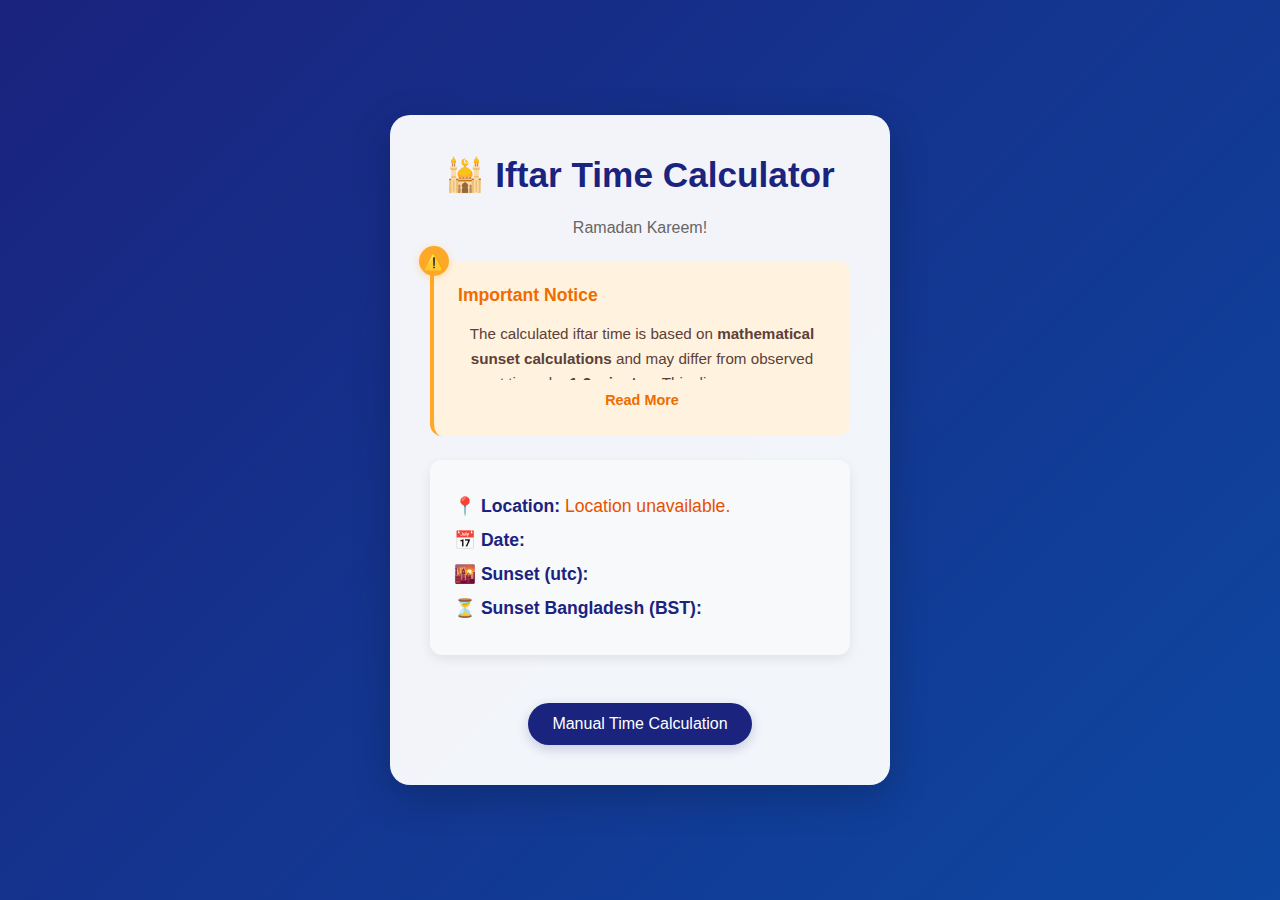
<file: index.html>
<!DOCTYPE html>
<html lang="en">
<head>
    <meta charset="UTF-8">
    <meta name="viewport" content="width=device-width, initial-scale=1.0">
    <title>Iftar Time Calculator</title>
    <link rel="icon" type="image/webp" href="img/file-EE3cqpwnkQERoAGFFn2WPU.webp">
    <link rel="stylesheet" href="style.css">
    
</head>
<body>
    <div class="container">
        <div class="header">
            <h1>Iftar Time Calculator</h1>
            <p>Ramadan Kareem!</p>
        </div>

        <!-- Warning Message with Read More -->
        <div class="warning-box">
            <div class="warning-title">Important Notice</div>
            <div class="warning-text-container">
                <div class="warning-text">
                    The calculated iftar time is based on <strong>mathematical sunset calculations</strong> and may differ from 
                    observed sunset times by <strong>1-2 minutes</strong>. This discrepancy occurs due to 
                    <strong>atmospheric refraction</strong> - where sunlight bends in the atmosphere...
                    <span class="additional-text">
                        making the sun appear higher than its actual position. According to Islamic guidelines, it's recommended 
                        to break fast at the <em>actual visible sunset</em> following the Sunnah of Prophet Muhammad (PBUH). 
                        Always confirm with local observations for maximum accuracy.
                    </span>
                </div>
            </div>
            <button class="read-more-btn" onclick="toggleReadMore()">Read More</button>
        </div>

        <div class="info-card">
            <p><strong>📍 Location:</strong> <span id="location">Fetching location...</span></p>
            <p><strong>📅 Date:</strong> <span id="date" class="time-highlight"></span></p>
            <p><strong>🌇 Sunset (utc):</strong> <span id="sunsetUTC" class="time-highlight"></span></p>
            <p><strong>⏳ Sunset  Bangladesh (BST):</strong> <span id="sunsetLocal" class="time-highlight"></span></p>
        </div>

        <a href="manual.html" class="manual-link">Manual Time Calculation</a>
    </div>

    <script>
        function toggleReadMore() {
            const container = document.querySelector('.warning-text-container');
            const button = document.querySelector('.read-more-btn');
            
            container.classList.toggle('expanded');
            
            if (container.classList.contains('expanded')) {
                button.textContent = 'Read Less';
                button.style.marginTop = '12px';
            } else {
                button.textContent = 'Read More';
                button.style.marginTop = '8px';
            }
        }
    </script>
    <script src="script.js"></script>
</body>
</html>
</file>
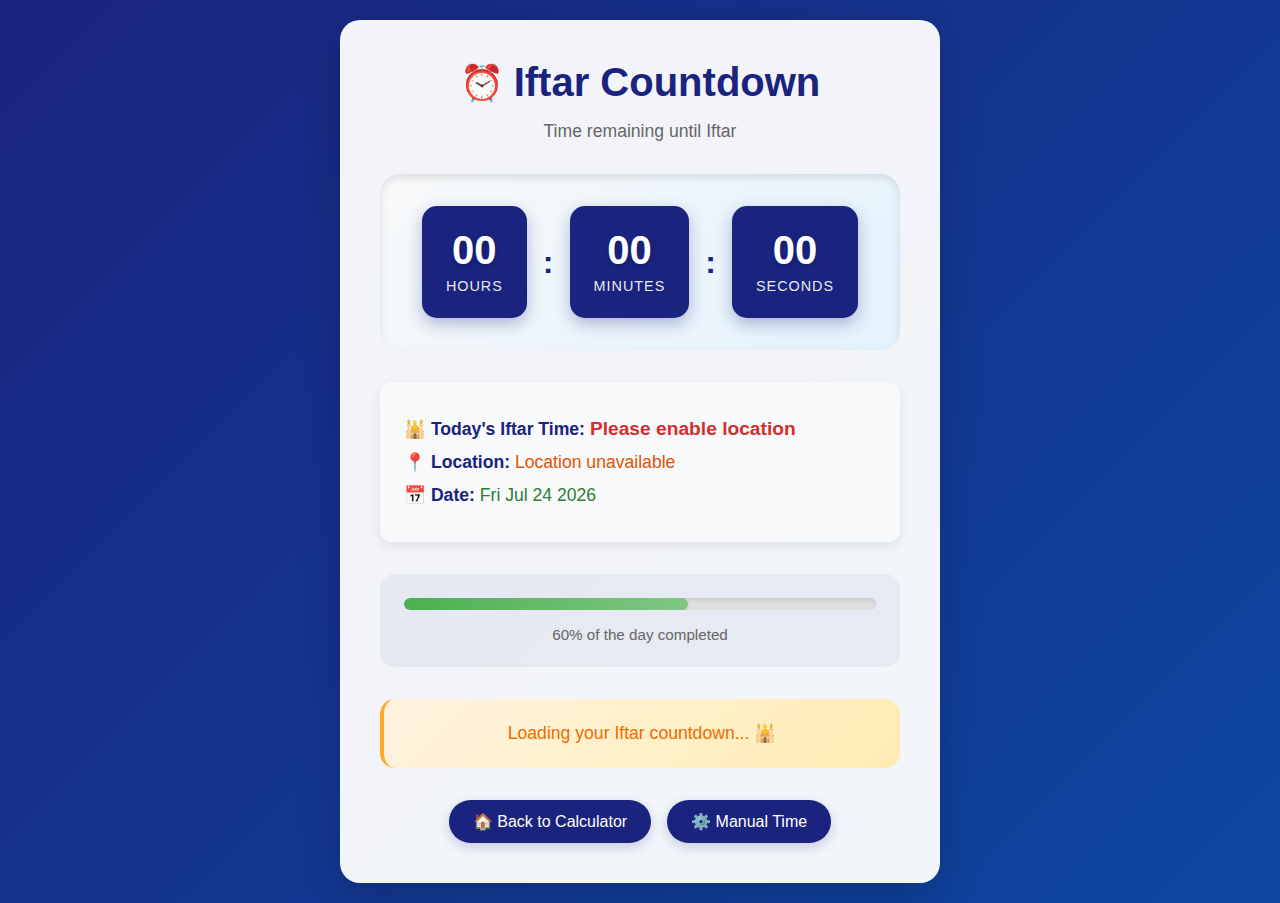
<file: countdown.html>
<!DOCTYPE html>
<html lang="en">
<head>
    <meta charset="UTF-8">
    <meta name="viewport" content="width=device-width, initial-scale=1.0">
    <title>Iftar Countdown - Ramadan Kareem</title>
    <link rel="icon" type="image/webp" href="img/file-EE3cqpwnkQERoAGFFn2WPU.webp">
    <link rel="stylesheet" href="countdown-style.css">
</head>
<body>
    <div class="container">
        <div class="header">
            <h1>Iftar Countdown</h1>
            <p>Time remaining until Iftar</p>
        </div>

        <div class="countdown-container">
            <div class="countdown-display">
                <div class="time-block">
                    <span class="time-number" id="hours">00</span>
                    <span class="time-label">Hours</span>
                </div>
                <div class="time-separator">:</div>
                <div class="time-block">
                    <span class="time-number" id="minutes">00</span>
                    <span class="time-label">Minutes</span>
                </div>
                <div class="time-separator">:</div>
                <div class="time-block">
                    <span class="time-number" id="seconds">00</span>
                    <span class="time-label">Seconds</span>
                </div>
            </div>
        </div>

        <div class="info-card">
            <p><strong>🕌 Today's Iftar Time:</strong> <span id="iftarTime" class="time-highlight">Loading...</span></p>
            <p><strong>📍 Location:</strong> <span id="location" class="location-text">Getting location...</span></p>
            <p><strong>📅 Date:</strong> <span id="currentDate" class="date-text"></span></p>
        </div>

        <div class="progress-container">
            <div class="progress-bar">
                <div class="progress-fill" id="progressFill"></div>
            </div>
            <div class="progress-text" id="progressText">0% of the day completed</div>
        </div>

        <div class="message-container">
            <div class="countdown-message" id="countdownMessage">
                <span id="motivationalText">Stay strong in your fast, Iftar is approaching! 🌙</span>
            </div>
        </div>

        <div class="navigation-links">
            <a href="index.html" class="nav-link">🏠 Back to Calculator</a>
            <a href="manual.html" class="nav-link">⚙️ Manual Time</a>
        </div>

        <!-- Completion Modal -->
        <div class="modal" id="iftarModal">
            <div class="modal-content">
                <h2>🌅 Iftar Time!</h2>
                <p>It's time to break your fast!</p>
                <p>Ramadan Mubarak! 🌙</p>
                <button onclick="closeModal()" class="modal-button">Alhamdulillah</button>
            </div>
        </div>
    </div>

    <script src="countdown.js"></script>
</body>
</html>
</file>
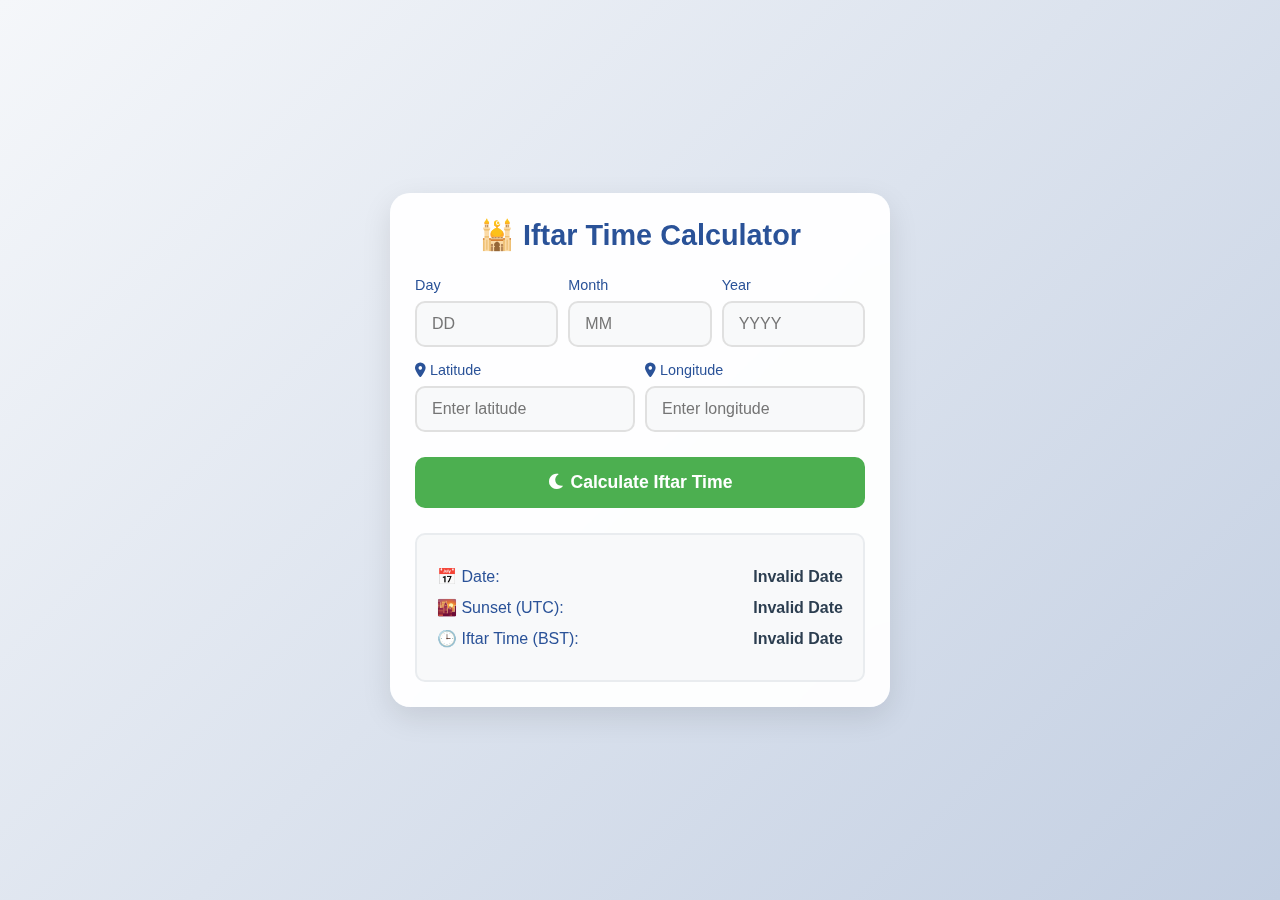
<file: manual.html>
<!DOCTYPE html>
<html lang="en">
<head>
    <meta charset="UTF-8">
    <meta name="viewport" content="width=device-width, initial-scale=1.0, maximum-scale=1.0, user-scalable=no">
    <title>Iftar Time Calculator</title>
    <link rel="stylesheet" href="https://cdnjs.cloudflare.com/ajax/libs/font-awesome/6.0.0/css/all.min.css">
    <style>
        /* CSS */
        :root {
            --primary-color: #2a5298;
            --secondary-color: #1e3c72;
            --accent-color: #4CAF50;
            --text-color: #333;
        }

        * {
            box-sizing: border-box;
            margin: 0;
            padding: 0;
        }

        body {
            font-family: 'Segoe UI', Tahoma, Geneva, Verdana, sans-serif;
            background: linear-gradient(135deg, #f5f7fa 0%, #c3cfe2 100%);
            min-height: 100vh;
            display: flex;
            justify-content: center;
            align-items: center;
            padding: 15px;
            color: var(--text-color);
        }

        .container {
            background: rgba(255, 255, 255, 0.95);
            width: 100%;
            max-width: 500px;
            padding: 25px;
            border-radius: 20px;
            box-shadow: 0 10px 30px rgba(0, 0, 0, 0.1);
            backdrop-filter: blur(10px);
        }

        .header {
            text-align: center;
            margin-bottom: 25px;
        }

        .header h1 {
            color: var(--primary-color);
            font-size: 1.8rem;
            margin-bottom: 10px;
            font-weight: 700;
        }

        .input-group {
            margin-bottom: 20px;
        }

        .input-row {
            display: flex;
            gap: 10px;
            margin-bottom: 15px;
        }

        .input-field {
            flex: 1;
        }

        label {
            display: block;
            margin-bottom: 8px;
            color: var(--primary-color);
            font-weight: 500;
            font-size: 0.9rem;
        }

        input {
            width: 100%;
            padding: 12px 15px;
            border: 2px solid #e0e0e0;
            border-radius: 10px;
            font-size: 1rem;
            background: #f8f9fa;
            transition: all 0.3s ease;
        }

        input:focus {
            border-color: var(--primary-color);
            outline: none;
            background: #fff;
            box-shadow: 0 0 0 3px rgba(42, 82, 152, 0.1);
        }

        button#calculateButton {
            width: 100%;
            padding: 15px;
            background: var(--accent-color);
            color: white;
            border: none;
            border-radius: 10px;
            font-size: 1.1rem;
            font-weight: 600;
            cursor: pointer;
            transition: transform 0.2s, background 0.3s;
            margin-top: 10px;
        }

        button#calculateButton:hover {
            background: #45a049;
            transform: translateY(-2px);
        }

        button#calculateButton:active {
            transform: translateY(0);
        }

        .results {
            margin-top: 25px;
            padding: 20px;
            background: #f8f9fa;
            border-radius: 10px;
            border: 2px solid #e9ecef;
        }

        .result-item {
            display: flex;
            justify-content: space-between;
            align-items: center;
            margin: 12px 0;
        }

        .result-item span:first-child {
            color: var(--primary-color);
            font-weight: 500;
        }

        .result-item span:last-child {
            font-weight: 600;
            color: #2c3e50;
        }

        @media (max-width: 480px) {
            .container {
                padding: 20px;
                border-radius: 15px;
            }

            .header h1 {
                font-size: 1.6rem;
            }

            .input-row {
                flex-direction: column;
                gap: 15px;
            }

            input {
                padding: 10px 12px;
            }

            button#calculateButton {
                padding: 14px;
                font-size: 1rem;
            }
        }

        /* Loading Animation */
        .loading {
            display: none;
            text-align: center;
            padding: 10px;
        }

        .loading-dot {
            display: inline-block;
            width: 8px;
            height: 8px;
            margin: 0 4px;
            background: var(--primary-color);
            border-radius: 50%;
            animation: loading 1.4s infinite ease-in-out;
        }

        @keyframes loading {
            0%, 80%, 100% { transform: scale(0) }
            40% { transform: scale(1.0) }
        }
    </style>
</head>
<body>
    <div class="container">
        <div class="header">
            <h1>🕌 Iftar Time Calculator</h1>
        </div>

        <div class="input-row">
            <div class="input-field">
                <label for="day">Day</label>
                <input type="number" id="day" min="1" max="31" placeholder="DD">
            </div>
            <div class="input-field">
                <label for="month">Month</label>
                <input type="number" id="month" min="1" max="12" placeholder="MM">
            </div>
            <div class="input-field">
                <label for="year">Year</label>
                <input type="number" id="year" min="2000" max="2100" placeholder="YYYY">
            </div>
        </div>

        <div class="input-row">
            <div class="input-field">
                <label for="latitude"><i class="fas fa-map-marker-alt"></i> Latitude</label>
                <input type="number" id="latitude" step="0.000001" placeholder="Enter latitude">
            </div>
            <div class="input-field">
                <label for="longitude"><i class="fas fa-map-marker-alt"></i> Longitude</label>
                <input type="number" id="longitude" step="0.000001" placeholder="Enter longitude">
            </div>
        </div>

        <button id="calculateButton">
            <i class="fas fa-moon"></i> Calculate Iftar Time
        </button>

        <div class="results">
            <div class="result-item">
                <span>📅 Date:</span>
                <span id="date">-</span>
            </div>
            <div class="result-item">
                <span>🌇 Sunset (UTC):</span>
                <span id="sunsetUTC">-</span>
            </div>
            <div class="result-item">
                <span>🕒 Iftar Time (BST):</span>
                <span id="sunsetLocal">-</span>
            </div>
        </div>

        <div class="loading">
            <div class="loading-dot"></div>
            <div class="loading-dot"></div>
            <div class="loading-dot"></div>
        </div>
    </div>
    <script src="manual.js"></script>
</body>
</html>
</file>
<file: style.css>
* {
  margin: 0;
  padding: 0;
  box-sizing: border-box;
  font-family: 'Poppins', sans-serif;
}

body {
  background: linear-gradient(135deg, #1a237e, #0d47a1);
  min-height: 100vh;
  padding: 20px;
  display: flex;
  justify-content: center;
  align-items: center;
}

.container {
  background: rgba(255, 255, 255, 0.95);
  padding: 2.5rem;
  border-radius: 20px;
  box-shadow: 0 12px 40px rgba(0, 0, 0, 0.2);
  max-width: 500px;
  width: 100%;
  text-align: center;
  animation: fadeInUp 0.8s ease;
}

@keyframes fadeInUp {
  from {
    opacity: 0;
    transform: translateY(20px);
  }
  
  to {
    opacity: 1;
    transform: translateY(0);
  }
}

h1 {
  color: #1a237e;
  margin-bottom: 1.5rem;
  font-size: 2.2rem;
  font-weight: 600;
  display: flex;
  align-items: center;
  justify-content: center;
  gap: 10px;
}

h1::before {
  content: '🕌';
  font-size: 2rem;
}

.header p {
  color: #666;
  margin-bottom: 1rem;
  font-size: 1rem;
  font-weight: 500;
}

.info-card {
  background: #f8f9fa;
  border-radius: 12px;
  padding: 1.5rem;
  margin: 1.5rem 0;
  text-align: left;
  box-shadow: 0 4px 12px rgba(0, 0, 0, 0.08);
  transition: transform 0.3s ease, box-shadow 0.3s ease;
}

.info-card:hover {
  transform: translateY(-5px);
  box-shadow: 0 6px 16px rgba(0, 0, 0, 0.12);
}

.info-card p {
  margin: 0.75rem 0;
  font-size: 1.1rem;
  color: #333;
}

.info-card strong {
  color: #1a237e;
  font-weight: 600;
}

#location {
  color: #e65100;
  font-weight: 500;
}

.manual-link {
  display: inline-block;
  margin-top: 1.5rem;
  padding: 12px 24px;
  background: #1a237e;
  color: white;
  text-decoration: none;
  border-radius: 30px;
  transition: all 0.3s ease;
  font-weight: 500;
  box-shadow: 0 4px 12px rgba(26, 35, 126, 0.2);
}

.manual-link:hover {
  background: #0d47a1;
  transform: translateY(-2px);
  box-shadow: 0 6px 16px rgba(13, 71, 161, 0.3);
}

.time-highlight {
  color: #d32f2f;
  font-weight: 600;
  font-size: 1.2rem;
}

/* Warning Box Styles */
.warning-box {
  background: #fff3e0;
  border-left: 4px solid #FFA726;
  border-radius: 12px;
  padding: 1.5rem;
  margin: 1.5rem 0;
  position: relative;
  animation: fadeIn 0.8s ease;
}

.warning-box::before {
  content: "⚠️";
  position: absolute;
  left: -15px;
  top: -15px;
  background: #FFA726;
  width: 30px;
  height: 30px;
  border-radius: 50%;
  display: flex;
  align-items: center;
  justify-content: center;
  box-shadow: 0 2px 8px rgba(255, 167, 38, 0.3);
}

.warning-title {
  color: #EF6C00;
  font-weight: 600;
  margin-bottom: 1rem;
  display: flex;
  align-items: center;
  gap: 8px;
  font-size: 1.1rem;
}

.warning-text-container {
  position: relative;
  overflow: hidden;
  transition: all 0.3s ease;
  max-height: 3.6em;
  /* Shows first 2 lines */
  line-height: 1.4em;
}

.warning-text-container.expanded {
  max-height: 500px;
  /* Enough to show all text */
}

.warning-text {
  color: #5d4037;
  font-size: 0.95rem;
  line-height: 1.6;
}

.read-more-btn {
  display: inline-block;
  color: #EF6C00;
  font-weight: 600;
  cursor: pointer;
  margin-top: 8px;
  background: none;
  border: none;
  padding: 4px 8px;
  font-size: 0.9rem;
  transition: color 0.3s ease;
}

.read-more-btn:hover {
  color: #d84315;
  text-decoration: underline;
}

@media (max-width: 480px) {
  .container {
    padding: 1.5rem;
  }
  
  h1 {
    font-size: 1.8rem;
  }
  
  .info-card p {
    font-size: 1rem;
  }
  
  .warning-box {
    margin: 1rem 0;
    padding: 1rem;
  }
  
  .warning-text {
    font-size: 0.9rem;
  }
}
</file>
<file: countdown-style.css>
* {
  margin: 0;
  padding: 0;
  box-sizing: border-box;
  font-family: 'Poppins', sans-serif;
}

body {
  background: linear-gradient(135deg, #1a237e, #0d47a1);
  min-height: 100vh;
  padding: 20px;
  display: flex;
  justify-content: center;
  align-items: center;
}

.container {
  background: rgba(255, 255, 255, 0.95);
  padding: 2.5rem;
  border-radius: 20px;
  box-shadow: 0 12px 40px rgba(0, 0, 0, 0.2);
  max-width: 600px;
  width: 100%;
  text-align: center;
  animation: fadeInUp 0.8s ease;
}

@keyframes fadeInUp {
  from {
    opacity: 0;
    transform: translateY(20px);
  }
  to {
    opacity: 1;
    transform: translateY(0);
  }
}

h1 {
  color: #1a237e;
  margin-bottom: 1rem;
  font-size: 2.5rem;
  font-weight: 600;
  display: flex;
  align-items: center;
  justify-content: center;
  gap: 10px;
}

h1::before {
  content: '⏰';
  font-size: 2.2rem;
}

.header p {
  color: #666;
  margin-bottom: 2rem;
  font-size: 1.1rem;
  font-weight: 500;
}

/* Countdown Display Styles */
.countdown-container {
  margin: 2rem 0;
  padding: 2rem;
  background: linear-gradient(135deg, #f8f9fa, #e3f2fd);
  border-radius: 20px;
  box-shadow: inset 0 4px 8px rgba(0, 0, 0, 0.1);
}

.countdown-display {
  display: flex;
  justify-content: center;
  align-items: center;
  gap: 1rem;
  flex-wrap: wrap;
}

.time-block {
  display: flex;
  flex-direction: column;
  align-items: center;
  background: #1a237e;
  color: white;
  padding: 1.5rem;
  border-radius: 15px;
  min-width: 100px;
  box-shadow: 0 6px 16px rgba(26, 35, 126, 0.3);
  animation: pulse 2s infinite;
}

@keyframes pulse {
  0%, 100% { transform: scale(1); }
  50% { transform: scale(1.05); }
}

.time-number {
  font-size: 2.5rem;
  font-weight: 700;
  line-height: 1;
  margin-bottom: 0.5rem;
  text-shadow: 0 2px 4px rgba(0, 0, 0, 0.2);
}

.time-label {
  font-size: 0.9rem;
  font-weight: 500;
  text-transform: uppercase;
  letter-spacing: 1px;
  opacity: 0.9;
}

.time-separator {
  font-size: 2rem;
  font-weight: bold;
  color: #1a237e;
  animation: blink 1s infinite;
}

@keyframes blink {
  0%, 50% { opacity: 1; }
  51%, 100% { opacity: 0.3; }
}

/* Info Card Styles */
.info-card {
  background: #f8f9fa;
  border-radius: 12px;
  padding: 1.5rem;
  margin: 1.5rem 0;
  text-align: left;
  box-shadow: 0 4px 12px rgba(0, 0, 0, 0.08);
  transition: transform 0.3s ease;
}

.info-card:hover {
  transform: translateY(-3px);
}

.info-card p {
  margin: 0.75rem 0;
  font-size: 1.1rem;
  color: #333;
}

.info-card strong {
  color: #1a237e;
  font-weight: 600;
}

.time-highlight {
  color: #d32f2f;
  font-weight: 600;
  font-size: 1.2rem;
}

.location-text {
  color: #e65100;
  font-weight: 500;
}

.date-text {
  color: #2e7d32;
  font-weight: 500;
}

/* Progress Bar Styles */
.progress-container {
  margin: 2rem 0;
  padding: 1.5rem;
  background: rgba(26, 35, 126, 0.05);
  border-radius: 15px;
}

.progress-bar {
  width: 100%;
  height: 12px;
  background: #e0e0e0;
  border-radius: 6px;
  overflow: hidden;
  margin-bottom: 1rem;
  box-shadow: inset 0 2px 4px rgba(0, 0, 0, 0.1);
}

.progress-fill {
  height: 100%;
  background: linear-gradient(90deg, #4caf50, #81c784);
  border-radius: 6px;
  transition: width 1s ease;
  box-shadow: 0 2px 4px rgba(76, 175, 80, 0.3);
}

.progress-text {
  color: #666;
  font-size: 0.95rem;
  font-weight: 500;
}

/* Message Container */
.message-container {
  margin: 2rem 0;
  padding: 1.5rem;
  background: linear-gradient(135deg, #fff3e0, #ffecb3);
  border-radius: 15px;
  border-left: 4px solid #ffa726;
}

.countdown-message {
  color: #ef6c00;
  font-size: 1.1rem;
  font-weight: 500;
  animation: fadeIn 2s ease-in-out infinite alternate;
}

@keyframes fadeIn {
  from { opacity: 0.7; }
  to { opacity: 1; }
}

/* Navigation Links */
.navigation-links {
  display: flex;
  gap: 1rem;
  justify-content: center;
  margin-top: 2rem;
  flex-wrap: wrap;
}

.nav-link {
  display: inline-block;
  padding: 12px 24px;
  background: #1a237e;
  color: white;
  text-decoration: none;
  border-radius: 30px;
  transition: all 0.3s ease;
  font-weight: 500;
  box-shadow: 0 4px 12px rgba(26, 35, 126, 0.2);
}

.nav-link:hover {
  background: #0d47a1;
  transform: translateY(-2px);
  box-shadow: 0 6px 16px rgba(13, 71, 161, 0.3);
}

/* Modal Styles */
.modal {
  display: none;
  position: fixed;
  z-index: 1000;
  left: 0;
  top: 0;
  width: 100%;
  height: 100%;
  background-color: rgba(0, 0, 0, 0.7);
  animation: modalFadeIn 0.3s ease;
}

@keyframes modalFadeIn {
  from { opacity: 0; }
  to { opacity: 1; }
}

.modal-content {
  background: white;
  margin: 15% auto;
  padding: 3rem;
  border-radius: 20px;
  width: 90%;
  max-width: 400px;
  text-align: center;
  box-shadow: 0 20px 40px rgba(0, 0, 0, 0.3);
  animation: modalSlideIn 0.3s ease;
}

@keyframes modalSlideIn {
  from { transform: translateY(-50px); opacity: 0; }
  to { transform: translateY(0); opacity: 1; }
}

.modal-content h2 {
  color: #1a237e;
  margin-bottom: 1rem;
  font-size: 2rem;
}

.modal-content p {
  color: #666;
  margin-bottom: 1rem;
  font-size: 1.1rem;
}

.modal-button {
  background: #4caf50;
  color: white;
  border: none;
  padding: 12px 30px;
  border-radius: 25px;
  font-size: 1.1rem;
  font-weight: 500;
  cursor: pointer;
  transition: all 0.3s ease;
  margin-top: 1rem;
}

.modal-button:hover {
  background: #45a049;
  transform: translateY(-2px);
}

/* Responsive Design */
@media (max-width: 600px) {
  .container {
    padding: 1.5rem;
    margin: 10px;
  }

  h1 {
    font-size: 2rem;
  }

  .countdown-display {
    gap: 0.5rem;
  }

  .time-block {
    padding: 1rem;
    min-width: 80px;
  }

  .time-number {
    font-size: 2rem;
  }

  .time-separator {
    font-size: 1.5rem;
  }

  .navigation-links {
    flex-direction: column;
    gap: 0.5rem;
  }

  .modal-content {
    margin: 25% auto;
    padding: 2rem;
  }
}

@media (max-width: 400px) {
  .countdown-display {
    flex-direction: column;
    gap: 1rem;
  }

  .time-separator {
    display: none;
  }

  .time-block {
    width: 100%;
    max-width: 200px;
  }
}
</file>
